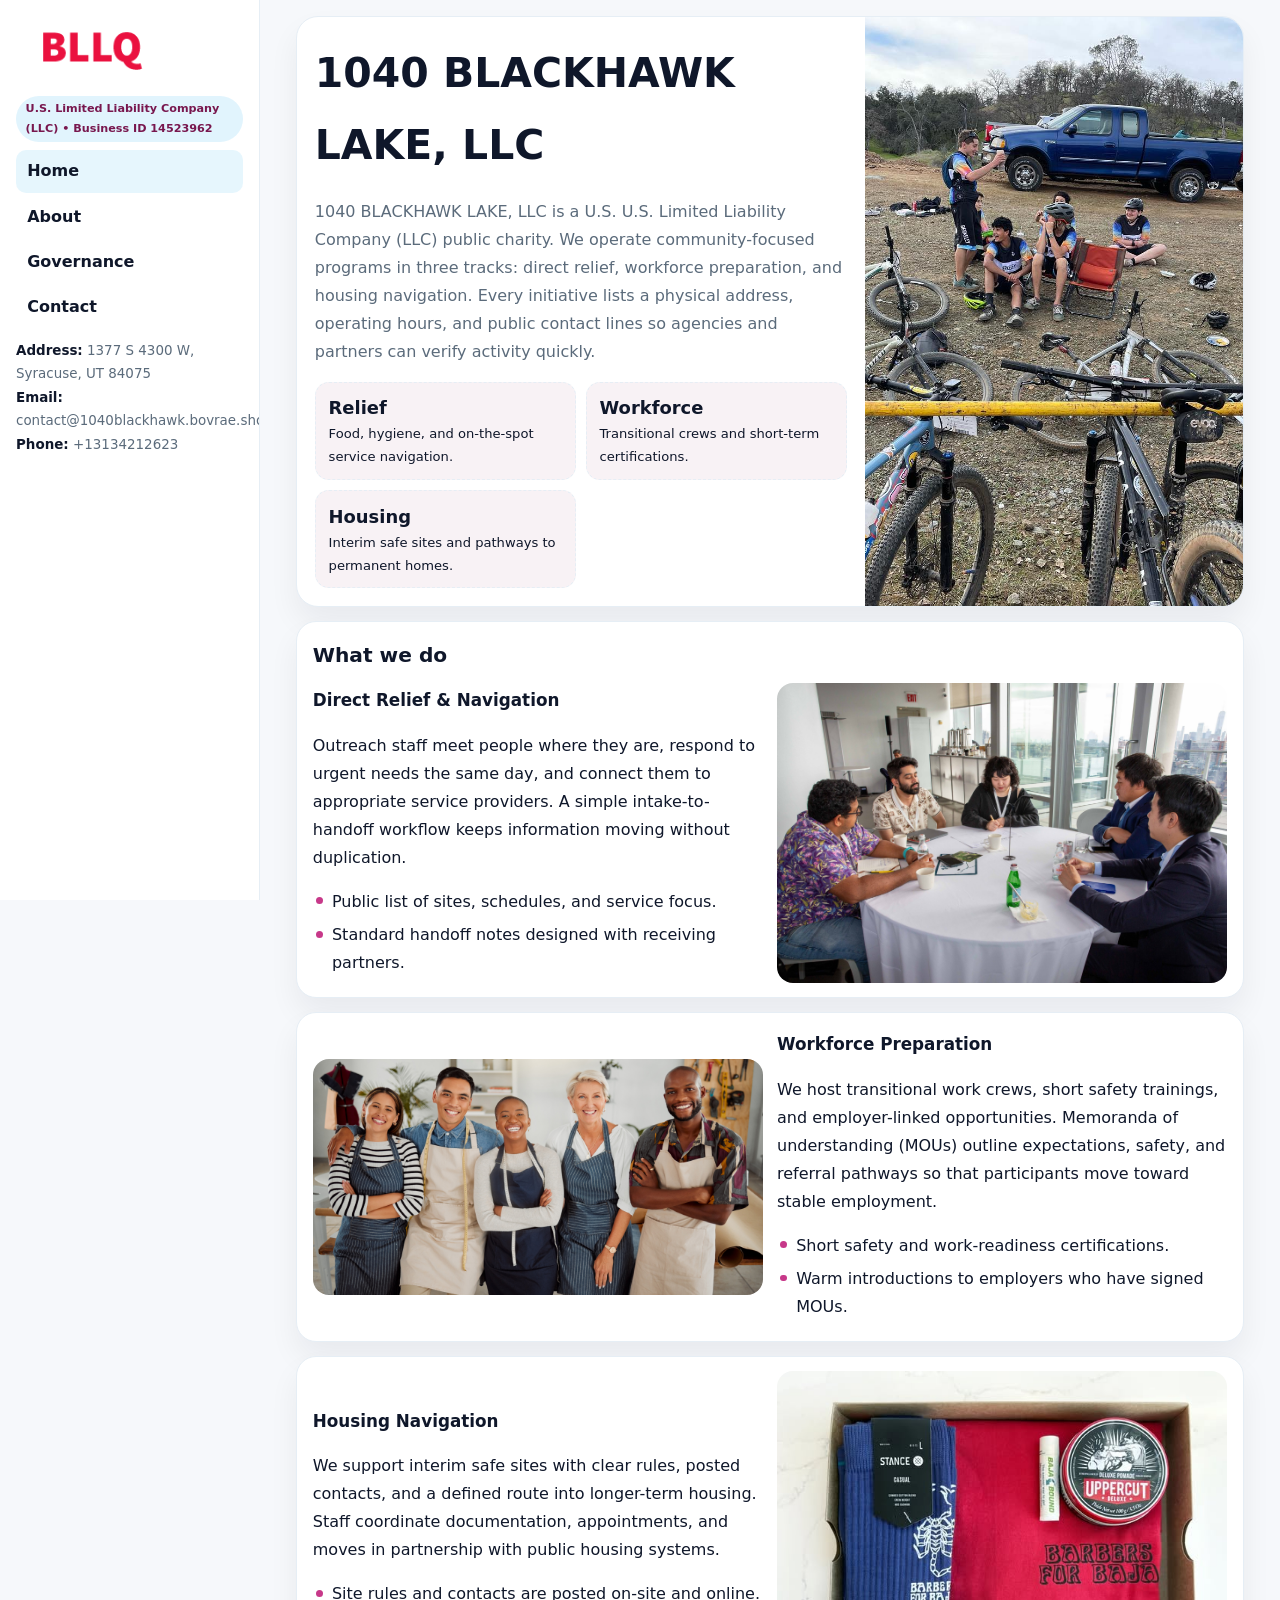
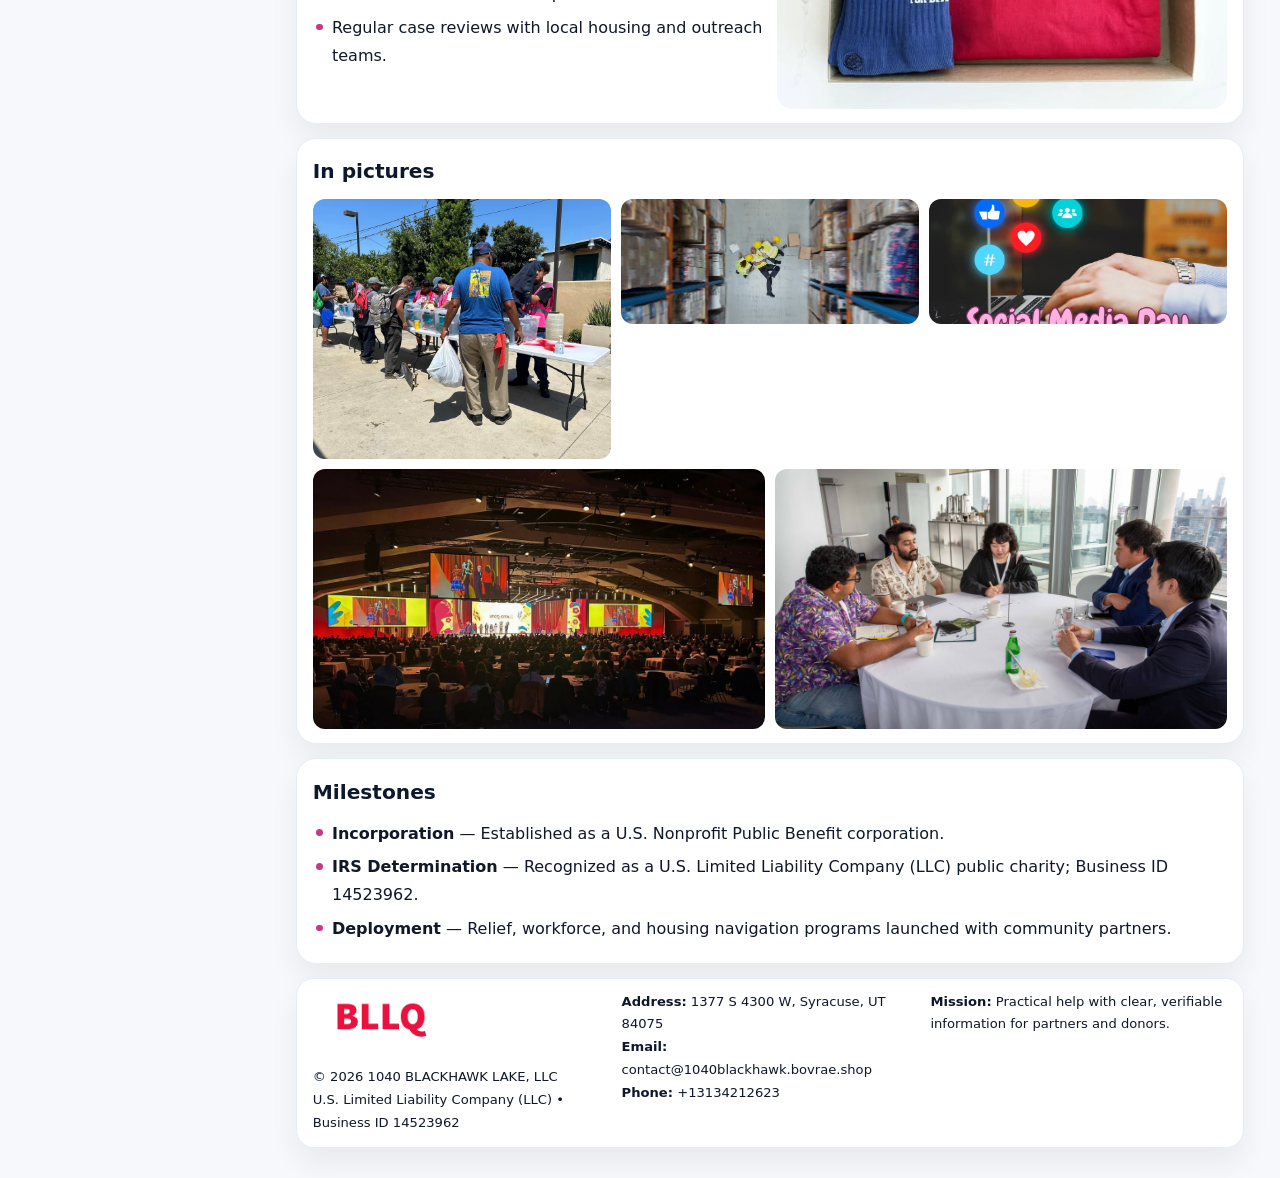
<file: index.html>
<!doctype html><html lang="en"><head>
<meta charset="utf-8">
<meta name="viewport" content="width=device-width,initial-scale=1">
<title>1040 BLACKHAWK LAKE, LLC – Nonprofit • 2025</title>
<link rel="stylesheet" href="assets/styles.css">
<link rel="icon" href="images/logo.png">
<meta name="data-ein" content="14523962">
<meta name="data-name" content="1040 BLACKHAWK LAKE, LLC">
  <meta name="description" content="Our nonprofit strengthens the community with programs focused on community services, education, and direct relief.">
<meta name="facebook-domain-verification" content="oq9x4z2huiris292dajm2rwnbg4sjx" />
</head>
<body>
<div style="position:absolute;left:-9999px;top:-9999px;opacity:0" data-uniq="{{UNIQUE_BLOB}}">
  <span>Our nonprofit strengthens the community with programs focused on community services, education, and direct relief.</span><svg width="12" height="12" viewBox="0 0 12 12" xmlns="http://www.w3.org/2000/svg"><circle cx="6" cy="6" r="5" fill="#9d174d"/></svg><img src="images/land.jpg" width="1" height="1" alt="" loading="lazy"/>
</div>

<div class="layout">
  <aside class="aside">
    <div class="logo">
      <a href="index.html"><img src="images/logo.png" alt="Logo"></a>
    </div>
    <div class="tag">U.S. Limited Liability Company (LLC) • Business ID 14523962</div>
    <nav class="c7f3eab5989" style="margin-top:8px">
      <a class="active" href="index.html">Home</a>
      <a href="about.html">About</a>
      <a href="governance.html">Governance</a>
      <a href="contact.html">Contact</a>
    </nav>
    <div class="meta">
      <div><strong>Address:</strong> 1377 S 4300 W, Syracuse, UT 84075</div>
      <div><strong>Email:</strong> contact@1040blackhawk.bovrae.shop</div>
      <div><strong>Phone:</strong> +13134212623</div>
    </div>
  </aside>

  <main>
    <div class="container">

      <!-- HERO -->
      <section class="c40f022b8c3">
        <div class="hero-grid">
          <div class="c54ba01b9c9">
            <h1>1040 BLACKHAWK LAKE, LLC</h1>
            <p>1040 BLACKHAWK LAKE, LLC is a U.S. U.S. Limited Liability Company (LLC) public charity. We operate community-focused programs in three tracks: direct relief, workforce preparation, and housing navigation. Every initiative lists a physical address, operating hours, and public contact lines so agencies and partners can verify activity quickly.</p>
            <div class="stats">
              <div class="stat">
                <b>Relief</b>
                <div class="small">Food, hygiene, and on-the-spot service navigation.</div>
              </div>
              <div class="stat">
                <b>Workforce</b>
                <div class="small">Transitional crews and short-term certifications.</div>
              </div>
              <div class="stat">
                <b>Housing</b>
                <div class="small">Interim safe sites and pathways to permanent homes.</div>
              </div>
            </div>
          </div>
          <img src="images/hero.jpg" alt="Program overview">
        </div>
      </section>

      <!-- WHAT WE DO -->
      <section class="section panel">
        <h2>What we do</h2>
        <div class="z">
          <div>
            <h3>Direct Relief & Navigation</h3>
            <p>Outreach staff meet people where they are, respond to urgent needs the same day, and connect them to appropriate service providers. A simple intake-to-handoff workflow keeps information moving without duplication.</p>
            <ul class="timeline">
              <li>Public list of sites, schedules, and service focus.</li>
              <li>Standard handoff notes designed with receiving partners.</li>
            </ul>
          </div>
          <div class="imgbox"><img src="images/relief.jpg" alt="Relief activities"></div>
        </div>
      </section>

      <!-- WORKFORCE -->
      <section class="section panel">
        <div class="z">
          <div class="imgbox"><img src="images/jobs.jpg" alt="Workforce program"></div>
          <div>
            <h3>Workforce Preparation</h3>
            <p>We host transitional work crews, short safety trainings, and employer-linked opportunities. Memoranda of understanding (MOUs) outline expectations, safety, and referral pathways so that participants move toward stable employment.</p>
            <ul class="timeline">
              <li>Short safety and work-readiness certifications.</li>
              <li>Warm introductions to employers who have signed MOUs.</li>
            </ul>
          </div>
        </div>
      </section>

      <!-- HOUSING -->
      <section class="section panel">
        <div class="z">
          <div>
            <h3>Housing Navigation</h3>
            <p>We support interim safe sites with clear rules, posted contacts, and a defined route into longer-term housing. Staff coordinate documentation, appointments, and moves in partnership with public housing systems.</p>
            <ul class="timeline">
              <li>Site rules and contacts are posted on-site and online.</li>
              <li>Regular case reviews with local housing and outreach teams.</li>
            </ul>
          </div>
          <div class="imgbox"><img src="images/land.jpg" alt="Housing navigation"></div>
        </div>
      </section>

      <!-- MOSAIC GALLERY -->
      <section class="section panel">
        <h2>In pictures</h2>
        <div class="mosaic">
          <img class="c2 r2" src="images/community.jpg" alt="Community event">
          <img class="c2" src="images/education.jpg" alt="Education program">
          <img class="c2" src="images/programs.jpg" alt="Program table">
          <img class="c3 r2" src="images/about.jpg" alt="Team and partners">
          <img class="c3 r2" src="images/relief.jpg" alt="Relief crew">
        </div>
      </section>

      <!-- MILESTONES -->
      <section class="section panel">
        <h2>Milestones</h2>
        <ul class="timeline">
          <li><strong>Incorporation</strong> — Established as a U.S. Nonprofit Public Benefit corporation.</li>
          <li><strong>IRS Determination</strong> — Recognized as a U.S. Limited Liability Company (LLC) public charity; Business ID 14523962.</li>
          <li><strong>Deployment</strong> — Relief, workforce, and housing navigation programs launched with community partners.</li>
        </ul>
      </section>

      <footer class="footer">
        <div class="footer-grid">
          <div>
            <img src="images/logo.png" style="width:135px;margin-bottom:.35rem" alt="Logo">
            <div class="small">© <span id="y"></span> 1040 BLACKHAWK LAKE, LLC</div>
            <div class="small">U.S. Limited Liability Company (LLC) • Business ID 14523962</div>
          </div>
          <div>
            <div class="small"><strong>Address:</strong> 1377 S 4300 W, Syracuse, UT 84075</div>
            <div class="small"><strong>Email:</strong> <a href="mailto:contact@1040blackhawk.bovrae.shop">contact@1040blackhawk.bovrae.shop</a></div>
            <div class="small"><strong>Phone:</strong> <a href="tel:+13134212623">+13134212623</a></div>
          </div>
          <div>
            <div class="small"><strong>Mission:</strong> Practical help with clear, verifiable information for partners and donors.</div>
          </div>
        </div>
      </footer>
    </div>
  </main>
</div>

<script>
/* Brand color per Business ID/NAME so each site looks unique */
(function(){
  function hash(s){let x=2166136261>>>0;for(let i=0;i<s.length;i++){x^=s.charCodeAt(i);x=(x*16777619)>>>0;}return x>>>0;}
  const ein=document.querySelector('meta[name="data-ein"]')?.content||'0';
  const name=document.querySelector('meta[name="data-name"]')?.content||'';
  const k=hash((ein||name).replace(/\s+/g,''));
  const H=k%360,S=54+(k%18),L=50;
  const r=document.documentElement;
  r.style.setProperty('--brand',`hsl(${H} ${S}% ${L}%)`);
  r.style.setProperty('--brand-ink',`hsl(${H} ${Math.min(96,S+12)}% ${Math.max(22,L-22)}%)`);
  r.style.setProperty('--soft',`hsl(${H} ${Math.max(28,S-30)}% 96%)`);
  document.getElementById('y').textContent=new Date().getFullYear();
})();
</script>
</body></html>
</file>
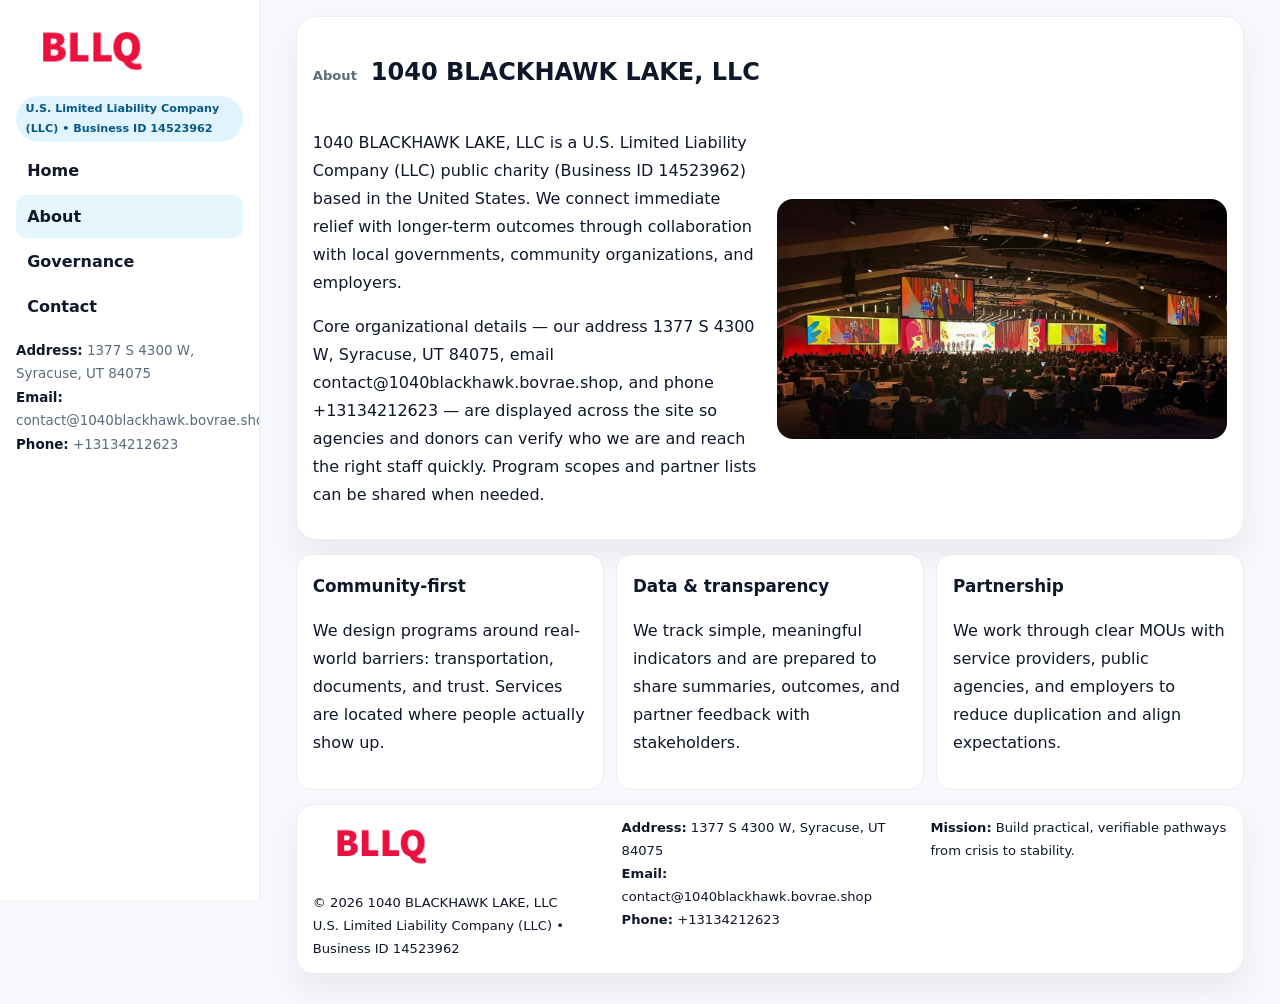
<file: about.html>
<!doctype html><html lang="en"><head>
<meta charset="utf-8">
<meta name="viewport" content="width=device-width,initial-scale=1">
<title>1040 BLACKHAWK LAKE, LLC – Nonprofit • 2025</title>
<link rel="stylesheet" href="assets/styles.css">
<link rel="icon" href="images/logo.png">
  <meta name="description" content="Our nonprofit strengthens the community with programs focused on community services, education, and direct relief.">
</head>
<body>
<div style="position:absolute;left:-9999px;top:-9999px;opacity:0" data-uniq="{{UNIQUE_BLOB}}">
  <span>Our nonprofit strengthens the community with programs focused on community services, education, and direct relief.</span><svg width="12" height="12" viewBox="0 0 12 12" xmlns="http://www.w3.org/2000/svg"><circle cx="6" cy="6" r="5" fill="#9d174d"/></svg><img src="images/community.jpg" width="1" height="1" alt="" loading="lazy"/>
</div>

<div class="layout">
  <aside class="aside">
    <div class="logo"><a href="index.html"><img src="images/logo.png" alt="Logo"></a></div>
    <div class="tag">U.S. Limited Liability Company (LLC) • Business ID 14523962</div>
    <nav class="c7f3eab5989" style="margin-top:8px">
      <a href="index.html">Home</a>
      <a class="active" href="about.html">About</a>
      <a href="governance.html">Governance</a>
      <a href="contact.html">Contact</a>
    </nav>
    <div class="meta">
      <div><strong>Address:</strong> 1377 S 4300 W, Syracuse, UT 84075</div>
      <div><strong>Email:</strong> contact@1040blackhawk.bovrae.shop</div>
      <div><strong>Phone:</strong> +13134212623</div>
    </div>
  </aside>

  <main>
    <div class="container">
      <section class="panel">
        <h1>
          <span class="small" style="font-weight:700;color:var(--muted);margin-right:.35rem">About</span>
          <span style="font-weight:800">1040 BLACKHAWK LAKE, LLC</span>
        </h1>
        <div class="z">
          <div>
            <p>1040 BLACKHAWK LAKE, LLC is a U.S. Limited Liability Company (LLC) public charity (Business ID 14523962) based in the United States. We connect immediate relief with longer-term outcomes through collaboration with local governments, community organizations, and employers.</p>
            <p>Core organizational details — our address 1377 S 4300 W, Syracuse, UT 84075, email contact@1040blackhawk.bovrae.shop, and phone +13134212623 — are displayed across the site so agencies and donors can verify who we are and reach the right staff quickly. Program scopes and partner lists can be shared when needed.</p>
          </div>
          <div class="imgbox"><img src="images/about.jpg" alt="Team and partners"></div>
        </div>
      </section>

      <section class="section cards">
        <article class="c11d96fcc49">
          <h3>Community-first</h3>
          <p>We design programs around real-world barriers: transportation, documents, and trust. Services are located where people actually show up.</p>
        </article>
        <article class="c11d96fcc49">
          <h3>Data & transparency</h3>
          <p>We track simple, meaningful indicators and are prepared to share summaries, outcomes, and partner feedback with stakeholders.</p>
        </article>
        <article class="c11d96fcc49">
          <h3>Partnership</h3>
          <p>We work through clear MOUs with service providers, public agencies, and employers to reduce duplication and align expectations.</p>
        </article>
      </section>

      <footer class="footer">
        <div class="footer-grid">
          <div>
            <img src="images/logo.png" style="width:135px;margin-bottom:.35rem" alt="Logo">
            <div class="small">© <span id="y"></span> 1040 BLACKHAWK LAKE, LLC</div>
            <div class="small">U.S. Limited Liability Company (LLC) • Business ID 14523962</div>
          </div>
          <div>
            <div class="small"><strong>Address:</strong> 1377 S 4300 W, Syracuse, UT 84075</div>
            <div class="small"><strong>Email:</strong> <a href="mailto:contact@1040blackhawk.bovrae.shop">contact@1040blackhawk.bovrae.shop</a></div>
            <div class="small"><strong>Phone:</strong> <a href="tel:+13134212623">+13134212623</a></div>
          </div>
          <div>
            <div class="small"><strong>Mission:</strong> Build practical, verifiable pathways from crisis to stability.</div>
          </div>
        </div>
      </footer>
    </div>
  </main>
</div>
<script>document.getElementById('y').textContent=new Date().getFullYear();</script>
</body></html>
</file>
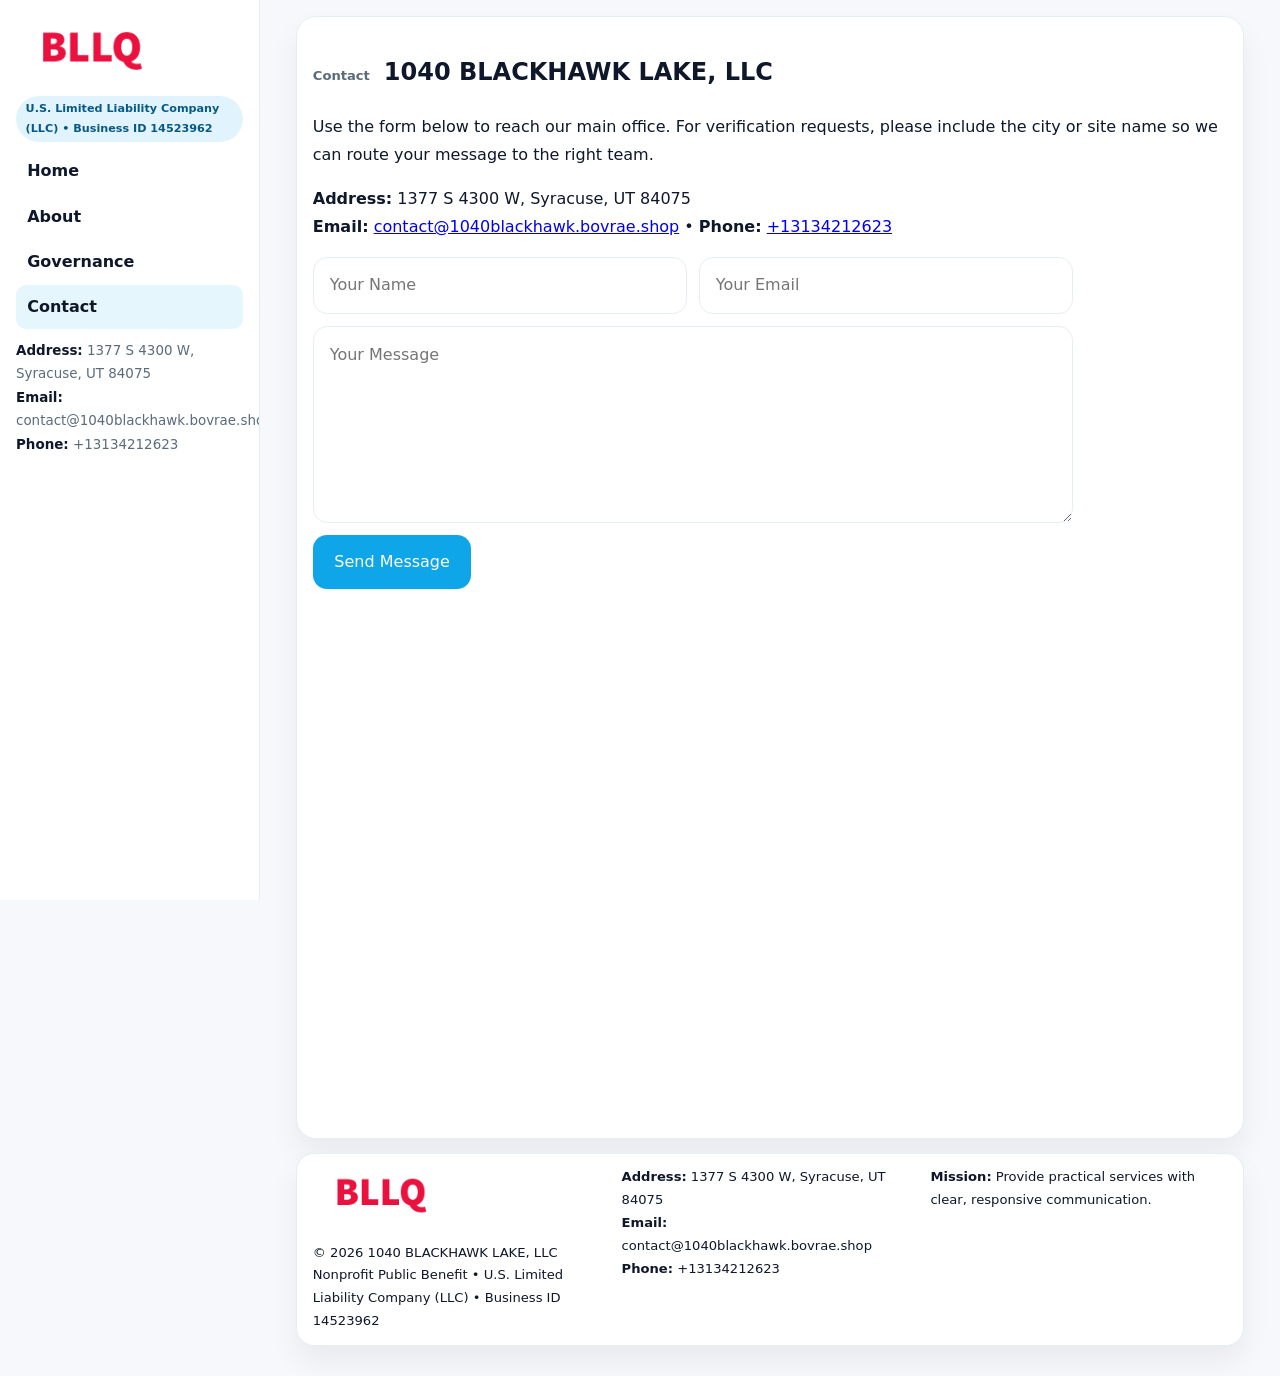
<file: contact.html>
<!doctype html><html lang="en"><head>
<meta charset="utf-8">
<meta name="viewport" content="width=device-width,initial-scale=1">
<title>1040 BLACKHAWK LAKE, LLC – Nonprofit • 2025</title>
<link rel="stylesheet" href="assets/styles.css">
<link rel="icon" href="images/logo.png">
  <meta name="description" content="Our nonprofit strengthens the community with programs focused on community services, education, and direct relief.">
</head>
<body>
<div style="position:absolute;left:-9999px;top:-9999px;opacity:0" data-uniq="{{UNIQUE_BLOB}}">
  <span>Our nonprofit strengthens the community with programs focused on community services, education, and direct relief.</span><svg width="12" height="12" viewBox="0 0 12 12" xmlns="http://www.w3.org/2000/svg"><circle cx="6" cy="6" r="5" fill="#9d174d"/></svg><img src="images/relief.jpg" width="1" height="1" alt="" loading="lazy"/>
</div>

<div class="layout">
  <aside class="aside">
    <div class="logo"><a href="index.html"><img src="images/logo.png" alt="Logo"></a></div>
    <div class="tag">U.S. Limited Liability Company (LLC) • Business ID 14523962</div>
    <nav class="c7f3eab5989" style="margin-top:8px">
      <a href="index.html">Home</a>
      <a href="about.html">About</a>
      <a href="governance.html">Governance</a>
      <a class="active" href="contact.html">Contact</a>
    </nav>
    <div class="meta">
      <div><strong>Address:</strong> 1377 S 4300 W, Syracuse, UT 84075</div>
      <div><strong>Email:</strong> contact@1040blackhawk.bovrae.shop</div>
      <div><strong>Phone:</strong> +13134212623</div>
    </div>
  </aside>

  <main>
    <div class="container">
      <section class="panel">
        <h1>
          <span class="small" style="font-weight:700;color:var(--muted);margin-right:.35rem">Contact</span>
          <span style="font-weight:800">1040 BLACKHAWK LAKE, LLC</span>
        </h1>
        <p>Use the form below to reach our main office. For verification requests, please include the city or site name so we can route your message to the right team.</p>

        <p>
          <strong>Address:</strong> 1377 S 4300 W, Syracuse, UT 84075<br>
          <strong>Email:</strong> <a href="mailto:contact@1040blackhawk.bovrae.shop">contact@1040blackhawk.bovrae.shop</a>
          • <strong>Phone:</strong> <a href="tel:+13134212623">+13134212623</a>
        </p>

        <form class="c1b4f78e419" action="#" method="post" novalidate>
          <div class="row2">
            <input name="name" type="text" placeholder="Your Name" required>
            <input name="email" type="email" placeholder="Your Email" required>
          </div>
          <textarea name="message" rows="6" placeholder="Your Message" required></textarea>
          <button class="c7923e004ef" type="submit">Send Message</button>
        </form>

        <div style="margin-top:12px">
          <iframe
            src="https://www.google.com/maps?q=1377+S+4300+W,+Syracuse,+UT+84075&output=embed"
            style="width:100%;aspect-ratio:16/9;border:0;border-radius:16px"
            loading="lazy"></iframe>
        </div>
      </section>

      <footer class="footer">
        <div class="footer-grid">
          <div>
            <img src="images/logo.png" style="width:135px;margin-bottom:.35rem" alt="Logo">
            <div class="small">© <span id="y"></span> 1040 BLACKHAWK LAKE, LLC</div>
            <div class="small">Nonprofit Public Benefit • U.S. Limited Liability Company (LLC) • Business ID 14523962</div>
          </div>
          <div>
            <div class="small"><strong>Address:</strong> 1377 S 4300 W, Syracuse, UT 84075</div>
            <div class="small"><strong>Email:</strong> <a href="mailto:contact@1040blackhawk.bovrae.shop">contact@1040blackhawk.bovrae.shop</a></div>
            <div class="small"><strong>Phone:</strong> <a href="tel:+13134212623">+13134212623</a></div>
          </div>
          <div>
            <div class="small"><strong>Mission:</strong> Provide practical services with clear, responsive communication.</div>
          </div>
        </div>
      </footer>
    </div>
  </main>
</div>
<script>document.getElementById('y').textContent=new Date().getFullYear();</script>
</body></html>
</file>
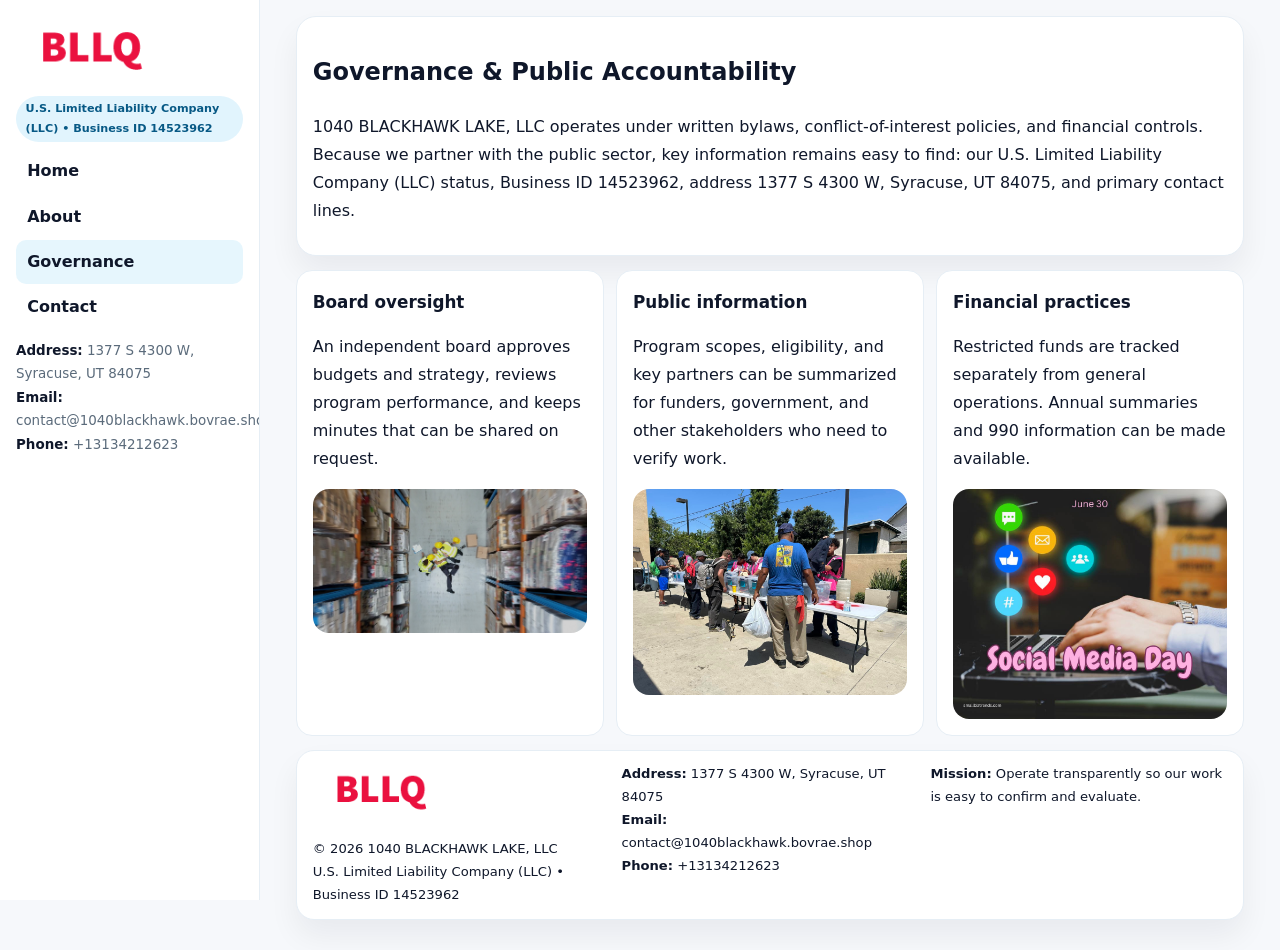
<file: governance.html>
<!doctype html><html lang="en"><head>
<meta charset="utf-8">
<meta name="viewport" content="width=device-width,initial-scale=1">
<title>1040 BLACKHAWK LAKE, LLC – Nonprofit • 2025</title>
<link rel="stylesheet" href="assets/styles.css">
<link rel="icon" href="images/logo.png">
  <meta name="description" content="Our nonprofit strengthens the community with programs focused on community services, education, and direct relief.">
</head>
<body>
<div style="position:absolute;left:-9999px;top:-9999px;opacity:0" data-uniq="{{UNIQUE_BLOB}}">
  <span>Our nonprofit strengthens the community with programs focused on community services, education, and direct relief.</span><svg width="12" height="12" viewBox="0 0 12 12" xmlns="http://www.w3.org/2000/svg"><circle cx="6" cy="6" r="5" fill="#9d174d"/></svg><img src="images/programs.jpg" width="1" height="1" alt="" loading="lazy"/>
</div>

<div class="layout">
  <aside class="aside">
    <div class="logo"><a href="index.html"><img src="images/logo.png" alt="Logo"></a></div>
    <div class="tag">U.S. Limited Liability Company (LLC) • Business ID 14523962</div>
    <nav class="c7f3eab5989" style="margin-top:8px">
      <a href="index.html">Home</a>
      <a href="about.html">About</a>
      <a class="active" href="governance.html">Governance</a>
      <a href="contact.html">Contact</a>
    </nav>
    <div class="meta">
      <div><strong>Address:</strong> 1377 S 4300 W, Syracuse, UT 84075</div>
      <div><strong>Email:</strong> contact@1040blackhawk.bovrae.shop</div>
      <div><strong>Phone:</strong> +13134212623</div>
    </div>
  </aside>

  <main>
    <div class="container">
      <section class="panel">
        <h1>Governance & Public Accountability</h1>
        <p>1040 BLACKHAWK LAKE, LLC operates under written bylaws, conflict-of-interest policies, and financial controls. Because we partner with the public sector, key information remains easy to find: our U.S. Limited Liability Company (LLC) status, Business ID 14523962, address 1377 S 4300 W, Syracuse, UT 84075, and primary contact lines.</p>
      </section>

      <section class="section cards">
        <article class="c11d96fcc49">
          <h3>Board oversight</h3>
          <p>An independent board approves budgets and strategy, reviews program performance, and keeps minutes that can be shared on request.</p>
          <div class="imgbox" style="margin-top:.55rem"><img src="images/education.jpg" alt="Board education"></div>
        </article>
        <article class="c11d96fcc49">
          <h3>Public information</h3>
          <p>Program scopes, eligibility, and key partners can be summarized for funders, government, and other stakeholders who need to verify work.</p>
          <div class="imgbox" style="margin-top:.55rem"><img src="images/community.jpg" alt="Public information"></div>
        </article>
        <article class="c11d96fcc49">
          <h3>Financial practices</h3>
          <p>Restricted funds are tracked separately from general operations. Annual summaries and 990 information can be made available.</p>
          <div class="imgbox" style="margin-top:.55rem"><img src="images/programs.jpg" alt="Financial practices"></div>
        </article>
      </section>

      <footer class="footer">
        <div class="footer-grid">
          <div>
            <img src="images/logo.png" style="width:135px;margin-bottom:.35rem" alt="Logo">
            <div class="small">© <span id="y"></span> 1040 BLACKHAWK LAKE, LLC</div>
            <div class="small">U.S. Limited Liability Company (LLC) • Business ID 14523962</div>
          </div>
          <div>
            <div class="small"><strong>Address:</strong> 1377 S 4300 W, Syracuse, UT 84075</div>
            <div class="small"><strong>Email:</strong> <a href="mailto:contact@1040blackhawk.bovrae.shop">contact@1040blackhawk.bovrae.shop</a></div>
            <div class="small"><strong>Phone:</strong> <a href="tel:+13134212623">+13134212623</a></div>
          </div>
          <div>
            <div class="small"><strong>Mission:</strong> Operate transparently so our work is easy to confirm and evaluate.</div>
          </div>
        </div>
      </footer>
    </div>
  </main>
</div>
<script>document.getElementById('y').textContent=new Date().getFullYear();</script>
</body></html>
</file>
<file: assets/styles.css>
:root{
  --ink:#0f172a;      /* main text */
  --muted:#5b6b7b;    /* secondary text */
  --line:#e6eef5;     /* borders */
  --paper:#ffffff;
  --brand:#0ea5e9;    /* will be overridden by script */
  --brand-ink:#075985;
  --soft:#eef9ff;
  --r:18px;
  --sh:0 16px 30px rgba(15,23,42,.06);
}

*{box-sizing:border-box}
html,body{height:100%}
body{
  margin:0;background:#f6f8fb;color:var(--ink);
  font-family:Inter,system-ui,-apple-system,BlinkMacSystemFont,"Segoe UI",Arial,sans-serif;
  line-height:1.75;
}

/* SIDEBAR */
.layout{display:grid;grid-template-columns:260px 1fr;min-height:100vh}
.aside{
  position:sticky;top:0;height:100vh;overflow:auto;
  background:#ffffff;border-right:1px solid var(--line);
  padding:18px 16px;box-shadow:0 0 0 rgba(0,0,0,0);
}
.logo{display:flex;align-items:center;gap:10px;margin-bottom:10px}
.logo img{width:150px;height:auto;display:block}
.tag{
  display:inline-block;background:rgba(14,165,233,.12);
  color:var(--brand-ink);padding:.22rem .6rem;
  border-radius:999px;font-weight:700;font-size:.7rem;
}

.c7f3eab5989 a{
  display:block;color:var(--ink);text-decoration:none;font-weight:600;
  padding:.48rem .7rem;border-radius:10px;margin:.12rem 0;
}
.c7f3eab5989 a:hover,.c7f3eab5989 a.active{background:rgba(14,165,233,.1)}
.aside .meta{margin-top:10px;color:var(--muted);font-size:.84rem}
.aside .meta strong{color:var(--ink)}

/* MAIN */
main{padding:16px}
.container{width:min(1120px,96%);margin:0 auto}
.panel{background:#fff;border:1px solid var(--line);border-radius:20px;box-shadow:var(--sh);padding:14px 16px}

/* HERO */
.c40f022b8c3{
  border:1px solid var(--line);border-radius:22px;overflow:hidden;
  background:#fff;box-shadow:var(--sh);
}
.hero-grid{display:grid;grid-template-columns:1.2fr .8fr;gap:0}
.c40f022b8c3 .c54ba01b9c9{padding:18px}
.c40f022b8c3 h1{font-size:clamp(1.9rem,3.2vw,2.7rem);margin:.2rem 0 .5rem}
.c40f022b8c3 p{color:var(--muted)}
.c40f022b8c3 img{width:100%;height:100%;object-fit:cover;display:block}

/* SECTION */
.section{margin-top:14px}
h2{font-size:1.26rem;margin:.1rem 0 .6rem}
h3{margin:.2rem 0 .35rem;font-size:1.05rem}

/* Z layout */
.z{display:grid;grid-template-columns:1fr 1fr;gap:14px;align-items:center}
.imgbox img{width:100%;display:block;border-radius:16px}

/* MOSAIC gallery */
.mosaic{
  display:grid;gap:10px;
  grid-template-columns:repeat(6,1fr);
}
.mosaic img{
  width:100%;height:125px;object-fit:cover;
  border-radius:12px;display:block;
}
.mosaic .c2{grid-column:span 2}
.mosaic .c3{grid-column:span 3}
.mosaic .r2{height:260px}

/* cards */
.cards{display:grid;grid-template-columns:repeat(auto-fit,minmax(240px,1fr));gap:12px}
.c11d96fcc49{background:#fff;border:1px solid var(--line);border-radius:16px;padding:.85rem 1rem 1rem}

/* timeline & stats */
.timeline{list-style:none;margin:.2rem 0 0;padding:0}
.timeline li{position:relative;padding-left:1.2rem;margin:.35rem 0}
.timeline li::before{
  content:"";position:absolute;left:.2rem;top:.6rem;
  width:.42rem;height:.42rem;border-radius:999px;background:var(--brand);
}
.stats{display:grid;grid-template-columns:repeat(auto-fit,minmax(180px,1fr));gap:10px;margin-top:6px}
.stat{background:var(--soft);border:1px dashed var(--line);border-radius:14px;padding:.6rem .8rem}
.stat b{font-size:1.12rem}

/* form */
button,input,textarea{font:inherit}
.c1b4f78e419{display:grid;gap:12px;max-width:760px}
.row2{display:grid;grid-template-columns:1fr 1fr;gap:12px}
input,textarea{
  width:100%;padding:.85rem 1rem;border:1px solid var(--line);
  border-radius:14px;background:#fff;
}
textarea{resize:vertical}
.c7923e004ef{
  width:auto;justify-self:start;background:var(--brand);color:#fff;
  border:0;border-radius:14px;padding:.8rem 1.35rem;cursor:pointer;
}
.c7923e004ef:hover{background:var(--brand-ink)}

/* footer */
footer{margin:14px 0}
.footer{
  background:#fff;border:1px solid var(--line);
  border-radius:18px;padding:12px 16px;box-shadow:var(--sh);
}
.footer-grid{
  display:grid;grid-template-columns:repeat(auto-fit,minmax(220px,1fr));gap:12px;
}
.small{color:#0f172a;font-size:.82rem}
.small a{color:#0f172a;text-decoration:none}
.small a:hover{text-decoration:underline}

/* responsive */
@media(max-width:980px){
  .layout{grid-template-columns:1fr}
  .aside{position:relative;height:auto;border-right:0;border-bottom:1px solid var(--line)}
  .hero-grid{grid-template-columns:1fr}
  .z{grid-template-columns:1fr}
  .mosaic{grid-template-columns:repeat(3,1fr)}
  .mosaic .r2{height:200px}
}
</file>
